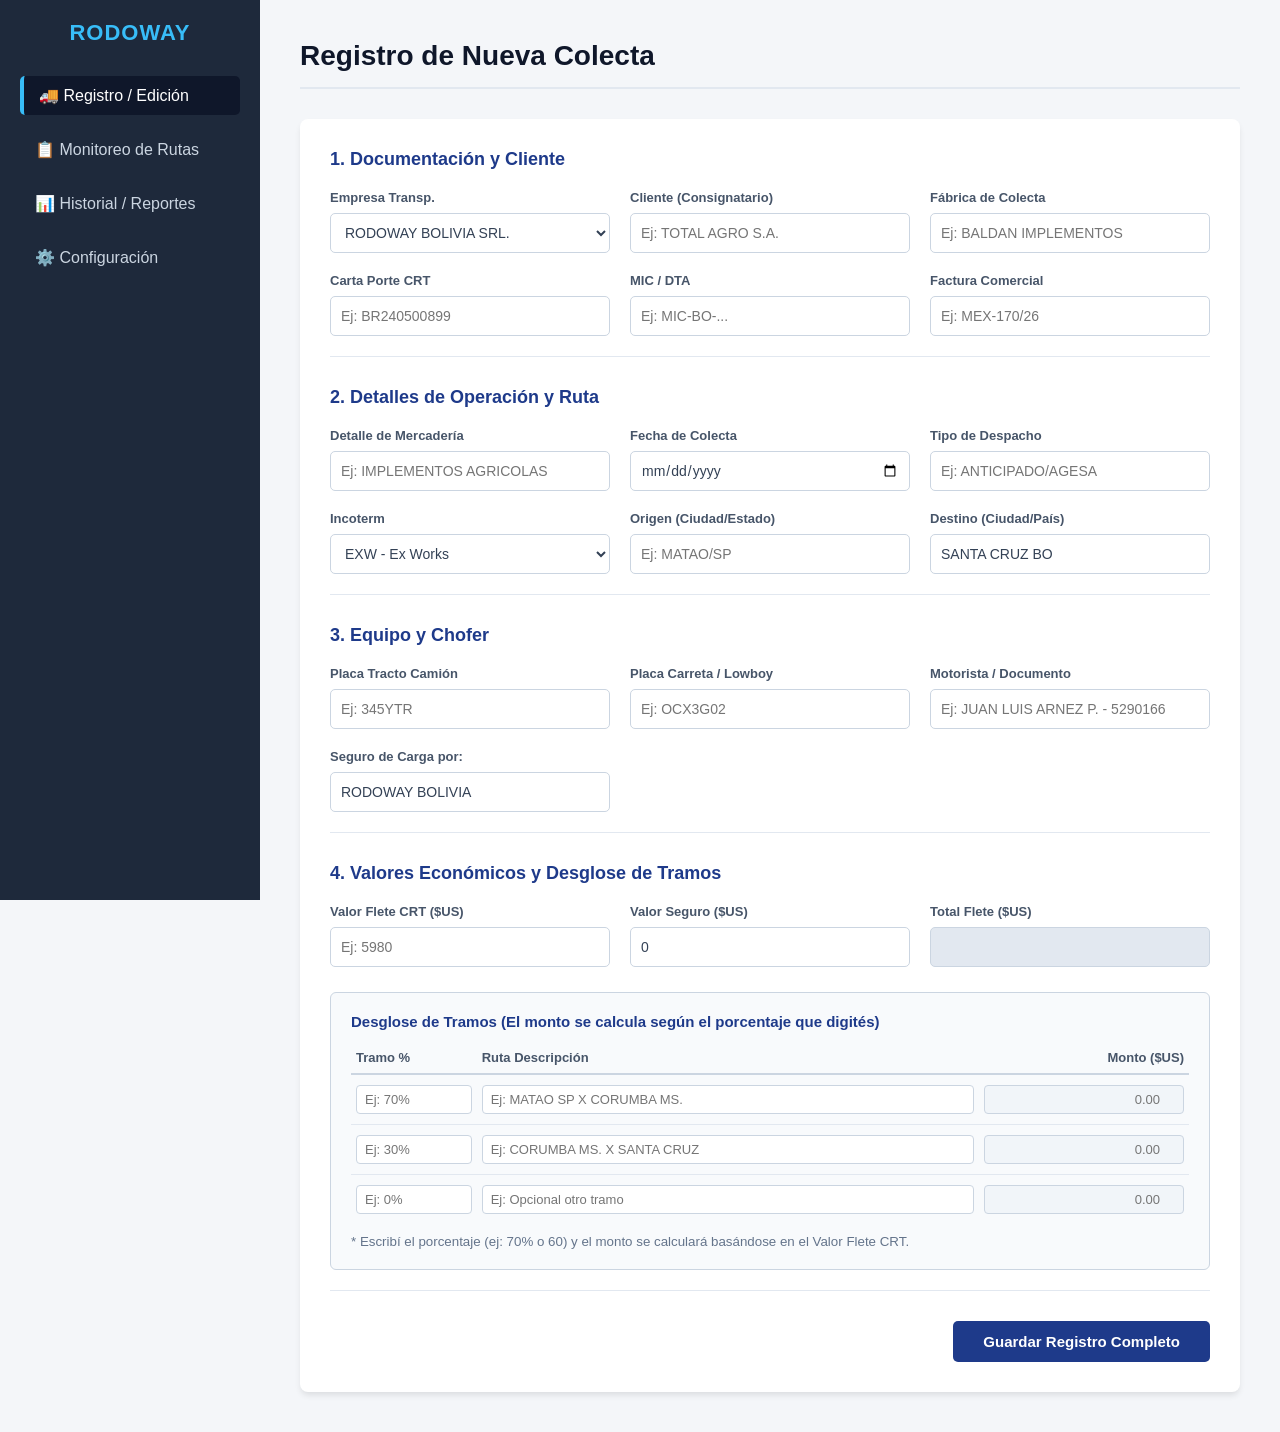
<file: html/index.html>
<!DOCTYPE html>
<html lang="es">
<head>
    <meta charset="UTF-8">
    <meta name="viewport" content="width=device-width, initial-scale=1.0">
    <title>RODOWAY - Registro de Carga</title>
    <link rel="stylesheet" href="/css/main.css">
</head>
<body>

    <!-- Menú Lateral Izquierdo -->
    <div class="sidebar">
        <h2>RODOWAY</h2>
        <ul>
            <li><a href="/html/index.html" class="active">🚚 Registro / Edición</a></li>
            <li><a href="/html/monitoreo.html">📋 Monitoreo de Rutas</a></li>
            <li><a href="/html/historial.html">📊 Historial / Reportes</a></li>
            <li><a href="#">⚙️ Configuración</a></li>
        </ul>
    </div>

    <div class="main-content">
        <div class="header">
            <h1>Registro de Nueva Colecta</h1>
        </div>

        <form id="logisticsForm" class="form-container">
            
            <div class="form-section">
                <h3>1. Documentación y Cliente</h3>
                <div class="form-grid">
                    <div class="form-group">
                        <label for="empresa">Empresa Transp.</label>
                        <select id="empresa" class="form-select">
                            <option value="RODOWAY BOLIVIA SRL." selected>RODOWAY BOLIVIA SRL.</option>
                            <option value="TRANSPORTE RODOWAY LTDA.">TRANSPORTE RODOWAY LTDA.</option>
                        </select>
                    </div>
                    <div class="form-group">
                        <label for="cliente">Cliente (Consignatario)</label>
                        <input type="text" id="cliente" placeholder="Ej: TOTAL AGRO S.A." required>
                    </div>
                    <div class="form-group">
                        <label for="fabrica">Fábrica de Colecta</label>
                        <input type="text" id="fabrica" placeholder="Ej: BALDAN IMPLEMENTOS" required>
                    </div>
                    <div class="form-group">
                        <label for="crtReporte">Carta Porte CRT</label>
                        <input type="text" id="crtReporte" placeholder="Ej: BR240500899">
                    </div>
                    <div class="form-group">
                        <label for="micDta">MIC / DTA</label>
                        <input type="text" id="micDta" placeholder="Ej: MIC-BO-...">
                    </div>
                    <div class="form-group">
                        <label for="facturaComercial">Factura Comercial</label>
                        <input type="text" id="facturaComercial" placeholder="Ej: MEX-170/26">
                    </div>
                </div>
            </div>

            <div class="form-section">
                <h3>2. Detalles de Operación y Ruta</h3>
                <div class="form-grid">
                    <div class="form-group">
                        <label for="detalle">Detalle de Mercadería</label>
                        <input type="text" id="detalle" placeholder="Ej: IMPLEMENTOS AGRICOLAS" required>
                    </div>
                    <div class="form-group">
                        <label for="fechaColecta">Fecha de Colecta</label>
                        <input type="date" id="fechaColecta" required>
                    </div>
                    <div class="form-group">
                        <label for="tipoDespacho">Tipo de Despacho</label>
                        <input type="text" id="tipoDespacho" placeholder="Ej: ANTICIPADO/AGESA">
                    </div>
                    <div class="form-group">
                        <label for="incoterms">Incoterm</label>
                        <select id="incoterms" class="form-select">
                            <option value="EXW" selected>EXW - Ex Works</option>
                            <option value="FCA">FCA - Free Carrier</option>
                            <option value="CPT">CPT - Carriage Paid To</option>
                            <option value="CIP">CIP - Carriage and Insurance Paid To</option>
                            <option value="DAP">DAP - Delivered At Place</option>
                            <option value="DPU">DPU - Delivered At Place Unloaded</option>
                            <option value="DDP">DDP - Delivered Duty Paid</option>
                            <option value="FOB">FOB - Free On Board</option>
                            <option value="CFR">CFR - Cost and Freight</option>
                            <option value="CIF">CIF - Cost, Insurance and Freight</option>
                        </select>
                    </div>
                    <div class="form-group">
                        <label for="origen">Origen (Ciudad/Estado)</label>
                        <input type="text" id="origen" placeholder="Ej: MATAO/SP" required>
                    </div>
                    <div class="form-group">
                        <label for="destino">Destino (Ciudad/País)</label>
                        <input type="text" id="destino" value="SANTA CRUZ BO" required>
                    </div>
                </div>
            </div>

            <div class="form-section">
                <h3>3. Equipo y Chofer</h3>
                <div class="form-grid">
                    <div class="form-group">
                        <label for="tractoCamion">Placa Tracto Camión</label>
                        <input type="text" id="tractoCamion" placeholder="Ej: 345YTR" required>
                    </div>
                    <div class="form-group">
                        <label for="placaCarreta">Placa Carreta / Lowboy</label>
                        <input type="text" id="placaCarreta" placeholder="Ej: OCX3G02">
                    </div>
                    <div class="form-group">
                        <label for="motorista">Motorista / Documento</label>
                        <input type="text" id="motorista" placeholder="Ej: JUAN LUIS ARNEZ P. - 5290166" required>
                    </div>
                    <div class="form-group">
                        <label for="seguroPor">Seguro de Carga por:</label>
                        <input type="text" id="seguroPor" value="RODOWAY BOLIVIA">
                    </div>
                </div>
            </div>

            <div class="form-section">
                <h3>4. Valores Económicos y Desglose de Tramos</h3>
                <div class="form-grid">
                    <div class="form-group">
                        <label for="valorFleteCrt">Valor Flete CRT ($US)</label>
                        <input type="number" step="0.01" id="valorFleteCrt" placeholder="Ej: 5980" required>
                    </div>
                    <div class="form-group">
                        <label for="valorSeguro">Valor Seguro ($US)</label>
                        <input type="number" step="0.01" id="valorSeguro" placeholder="Ej: 150" value="0">
                    </div>
                    <div class="form-group">
                        <label for="totalFlete">Total Flete ($US)</label>
                        <input type="number" step="0.01" id="totalFlete" readonly class="input-total-destacado">
                    </div>
                </div>

                <div class="contenedor-tramos">
                    <h4>Desglose de Tramos (El monto se calcula según el porcentaje que digités)</h4>
                    <table class="tabla-tramos">
                        <thead>
                            <tr>
                                <th style="width: 15%;">Tramo %</th>
                                <th style="width: 60%;">Ruta Descripción</th>
                                <th style="width: 25%; text-align: right;">Monto ($US)</th>
                            </tr>
                        </thead>
                        <tbody>
                            <tr>
                                <td>
                                    <input type="text" id="pctTramo1" placeholder="Ej: 70%" class="input-tabla-tramo">
                                </td>
                                <td>
                                    <input type="text" id="descTramo1" placeholder="Ej: MATAO SP X CORUMBA MS." class="input-tabla-tramo">
                                </td>
                                <td>
                                    <input type="number" step="0.01" id="montoTramo1" placeholder="0.00" class="input-tabla-tramo text-derecha" readonly style="background-color: #f1f5f9;">
                                </td>
                            </tr>
                            <tr>
                                <td>
                                    <input type="text" id="pctTramo2" placeholder="Ej: 30%" class="input-tabla-tramo">
                                </td>
                                <td>
                                    <input type="text" id="descTramo2" placeholder="Ej: CORUMBA MS. X SANTA CRUZ" class="input-tabla-tramo">
                                </td>
                                <td>
                                    <input type="number" step="0.01" id="montoTramo2" placeholder="0.00" class="input-tabla-tramo text-derecha" readonly style="background-color: #f1f5f9;">
                                </td>
                            </tr>
                            <tr>
                                <td>
                                    <input type="text" id="pctTramo3" placeholder="Ej: 0%" class="input-tabla-tramo">
                                </td>
                                <td>
                                    <input type="text" id="descTramo3" placeholder="Ej: Opcional otro tramo" class="input-tabla-tramo">
                                </td>
                                <td>
                                    <input type="number" step="0.01" id="montoTramo3" placeholder="0.00" class="input-tabla-tramo text-derecha" readonly style="background-color: #f1f5f9;">
                                </td>
                            </tr>
                        </tbody>
                    </table>
                    <small style="color: #64748b; display: block; margin-top: 10px;">* Escribí el porcentaje (ej: 70% o 60) y el monto se calculará basándose en el Valor Flete CRT.</small>
                </div>
            </div>

            <div class="form-actions">
                <button type="submit" class="btn-guardar">Guardar Registro Completo</button>
            </div>
        </form>
    </div>

    <script src="/java/main.js"></script>
</body>
</html>
</file>
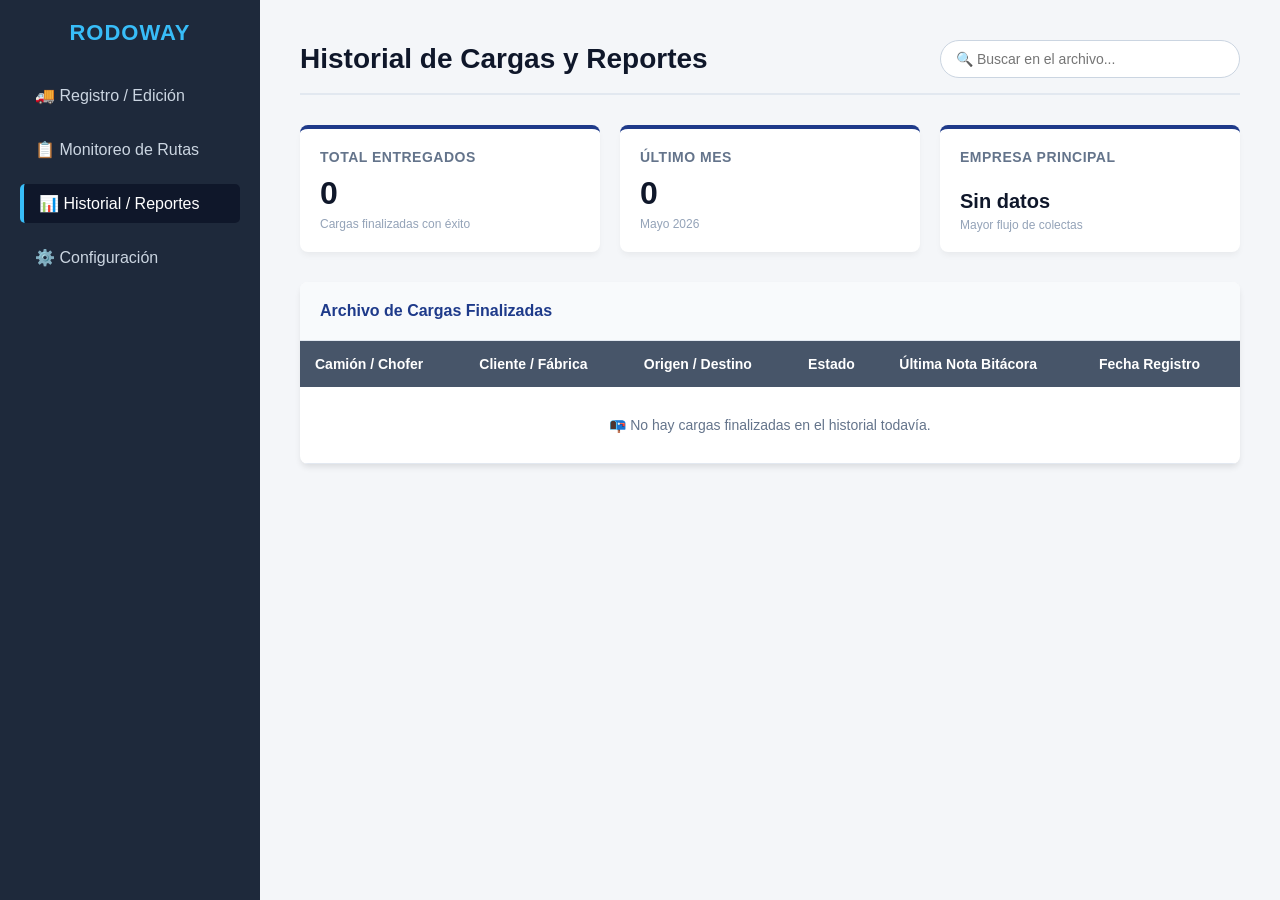
<file: html/historial.html>
<!DOCTYPE html>
<html lang="es">
<head>
    <meta charset="UTF-8">
    <meta name="viewport" content="width=device-width, initial-scale=1.0">
    <title>RODOWAY - Historial y Reportes</title>
    <link rel="stylesheet" href="/css/historial.css">
</head>
<body>

    <div class="sidebar">
        <h2>RODOWAY</h2>
        <ul>
            <li><a href="/html/index.html">🚚 Registro / Edición</a></li>
            <li><a href="/html/monitoreo.html">📋 Monitoreo de Rutas</a></li>
            <li><a href="/html/historial.html" class="active">📊 Historial / Reportes</a></li>
            <li><a href="#">⚙️ Configuración</a></li>
        </ul>
    </div>

    <div class="main-content">
        <div class="header">
            <h1>Historial de Cargas y Reportes</h1>
            <div class="search-box">
                <input type="text" id="searchHistorial" placeholder="🔍 Buscar en el archivo...">
            </div>
        </div>

        <div class="reporting-cards">
            <div class="card">
                <h3>Total Entregados</h3>
                <p id="totalEntregados">0</p>
                <span class="card-sub">Cargas finalizadas con éxito</span>
            </div>
            <div class="card">
                <h3>Último Mes</h3>
                <p id="entregadosMes">0</p>
                <span class="card-sub">Mayo 2026</span>
            </div>
            <div class="card">
                <h3>Empresa Principal</h3>
                <p id="clienteTop" style="font-size: 20px; padding-top: 15px;">---</p>
                <span class="card-sub">Mayor flujo de colectas</span>
            </div>
        </div>

        <div class="table-container">
            <div class="table-title">Archivo de Cargas Finalizadas</div>
            <table class="history-table" id="tablaHistorial">
                <thead>
                    <tr>
                        <th>Camión / Chofer</th>
                        <th>Cliente / Fábrica</th>
                        <th>Origen / Destino</th>
                        <th>Estado</th>
                        <th>Última Nota Bitácora</th>
                        <th>Fecha Registro</th>
                    </tr>
                </thead>
                <tbody>
                    </tbody>
            </table>
        </div>
    </div>

    <script src="../java/historial.js"></script>
    <script>
        // Pequeño ajuste para que el buscador apunte a la barra de esta pantalla
        document.addEventListener("DOMContentLoaded", () => {
            const barra = document.getElementById("searchHistorial");
            if(barra) {
                barra.id = "searchTrack"; // Engañamos un ratito al buscador.js para reutilizarlo
            }
        });
    </script>
    <script src="../java/buscador.js"></script>
</body>
</html>
</file>
<file: css/main.css>
/* ==========================================================================
   ESTILOS BASE Y CONFIGURACIÓN GENERAL (RODOWAY)
   ========================================================================== */
* {
    margin: 0;
    padding: 0;
    box-sizing: border-box;
    font-family: 'Segoe UI', Tahoma, Geneva, Verdana, sans-serif;
}

body {
    background-color: #f4f6f9;
    color: #333;
    display: flex;
}

/* Menú Lateral Izquierdo */
.sidebar {
    width: 260px;
    height: 100vh;
    background-color: #1e293b;
    color: #fff;
    position: fixed;
    padding: 20px;
}

.sidebar h2 {
    text-align: center;
    margin-bottom: 30px;
    font-size: 22px;
    letter-spacing: 1px;
    color: #38bdf8;
}

.sidebar ul {
    list-style: none;
}

.sidebar ul li {
    margin-bottom: 15px;
}

.sidebar ul li a {
    color: #cbd5e1;
    text-decoration: none;
    display: block;
    padding: 10px 15px;
    border-radius: 5px;
    transition: 0.3s;
}

.sidebar ul li a.active, .sidebar ul li a:hover {
    background-color: #0f172a;
    color: #fff;
    border-left: 4px solid #38bdf8;
}

/* Contenido Principal de la Pantalla */
.main-content {
    margin-left: 260px;
    padding: 40px;
    width: calc(100% - 260px);
}

.header {
    margin-bottom: 30px;
    border-bottom: 2px solid #e2e8f0;
    padding-bottom: 15px;
}

.header h1 {
    color: #0f172a;
    font-size: 28px;
}

/* ==========================================================================
   FORMULARIOS Y CAMPOS DE ENTRADA
   ========================================================================== */
.form-container {
    background-color: #fff;
    padding: 30px;
    border-radius: 8px;
    box-shadow: 0 4px 6px -1px rgba(0, 0, 0, 0.1);
}

.form-section {
    margin-bottom: 30px;
    border-bottom: 1px solid #e2e8f0;
    padding-bottom: 20px;
}

.form-section:last-of-type {
    border-bottom: none;
}

.form-section h3 {
    color: #1e3a8a;
    font-size: 18px;
    margin-bottom: 20px;
}

/* Grilla para acomodar los inputs ordenados */
.form-grid {
    display: grid;
    grid-template-columns: repeat(auto-fit, minmax(220px, 1fr));
    gap: 20px;
}

.form-group {
    display: flex;
    flex-direction: column;
}

.form-group label {
    font-size: 13px;
    font-weight: 600;
    color: #475569;
    margin-bottom: 8px;
}

.form-group input {
    padding: 10px;
    border: 1px solid #cbd5e1;
    border-radius: 5px;
    font-size: 14px;
    color: #334155;
    outline: none;
    transition: 0.2s;
    height: 40px;
}

.form-group input:focus {
    border-color: #1e3a8a;
    box-shadow: 0 0 0 2px rgba(30, 58, 138, 0.1);
}

/* Selectores Desplegables Modernos */
.form-select {
    width: 100%;
    height: 40px;
    padding: 10px;
    border: 1px solid #cbd5e1;
    border-radius: 5px;
    background-color: #ffffff;
    font-size: 14px;
    color: #334155;
    outline: none;
    transition: border-color 0.2s ease;
}

.form-select:focus {
    border-color: #1e3a8a;
}

/* Input gris bloqueado para el Total de Flete */
.input-total-destacado {
    background-color: #e2e8f0 !important;
    font-weight: bold;
    color: #0f172a;
}

/* ==========================================================================
   TABLA DE CÁLCULO DE TRAMOS AUTOMÁTICOS
   ========================================================================== */
.contenedor-tramos {
    margin-top: 25px;
    background-color: #f8fafc;
    padding: 20px;
    border-radius: 6px;
    border: 1px solid #cbd5e1;
}

.contenedor-tramos h4 {
    margin-top: 0;
    margin-bottom: 12px;
    color: #1e3a8a;
    font-size: 15px;
    font-weight: 600;
}

.tabla-tramos {
    width: 100%;
    border-collapse: collapse;
    font-size: 13px;
    text-align: left;
}

.tabla-tramos tr {
    border-bottom: 1px solid #e2e8f0;
}

.tabla-tramos thead tr {
    border-bottom: 2px solid #cbd5e1;
}

.tabla-tramos tbody tr:last-child {
    border-bottom: none;
}

.tabla-tramos th {
    padding: 8px 5px;
    color: #475569;
    font-weight: 600;
}

.tabla-tramos td {
    padding: 10px 5px;
    color: #334155;
}

.text-derecha {
    text-align: right;
}

.monto-resaltado {
    font-weight: bold;
    color: #0f172a;
}

/* ==========================================================================
   BOTONES DE ACCIÓN
   ========================================================================== */
.form-actions {
    display: flex;
    justify-content: flex-end;
    margin-top: 10px;
}

.btn-guardar {
    background-color: #1e3a8a;
    color: white;
    border: none;
    padding: 12px 30px;
    border-radius: 5px;
    font-size: 15px;
    font-weight: bold;
    cursor: pointer;
    transition: 0.2s;
}

.btn-guardar:hover {
    background-color: #1e293b;
}

/* Estilos para los campos de texto dentro de la tabla de tramos */
.input-tabla-tramo {
    width: 100%;
    padding: 6px 8px;
    border: 1px solid #cbd5e1;
    border-radius: 4px;
    font-size: 13px;
    color: #334155;
    outline: none;
    background-color: #ffffff;
    transition: all 0.2s ease;
}

.input-tabla-tramo:focus {
    border-color: #1e3a8a;
    background-color: #fff;
    box-shadow: 0 0 0 1px rgba(30, 58, 138, 0.1);
}
</file>
<file: css/historial.css>
* {
    margin: 0;
    padding: 0;
    box-sizing: border-box;
    font-family: 'Segoe UI', Tahoma, Geneva, Verdana, sans-serif;
}

body {
    background-color: #f4f6f9;
    color: #333;
    display: flex;
}

/* Menú Lateral */
.sidebar {
    width: 260px;
    height: 100vh;
    background-color: #1e293b;
    color: #fff;
    position: fixed;
    padding: 20px;
}

.sidebar h2 {
    text-align: center;
    margin-bottom: 30px;
    font-size: 22px;
    letter-spacing: 1px;
    color: #38bdf8;
}

.sidebar ul {
    list-style: none;
}

.sidebar ul li {
    margin-bottom: 15px;
}

.sidebar ul li a {
    color: #cbd5e1;
    text-decoration: none;
    display: block;
    padding: 10px 15px;
    border-radius: 5px;
    transition: 0.3s;
}

.sidebar ul li a.active, .sidebar ul li a:hover {
    background-color: #0f172a;
    color: #fff;
    border-left: 4px solid #38bdf8;
}

/* Contenido Principal */
.main-content {
    margin-left: 260px;
    padding: 40px;
    width: calc(100% - 260px);
}

.header {
    margin-bottom: 30px;
    border-bottom: 2px solid #e2e8f0;
    padding-bottom: 15px;
    display: flex;
    justify-content: space-between;
    align-items: center;
}

.header h1 {
    color: #0f172a;
    font-size: 28px;
}

.search-box input {
    padding: 10px 15px;
    width: 300px;
    border: 1px solid #cbd5e1;
    border-radius: 20px;
    font-size: 14px;
    outline: none;
}

/* Sección de Tarjetas de Reportes (Dashboards) */
.reporting-cards {
    display: grid;
    grid-template-columns: repeat(auto-fit, minmax(220px, 1fr));
    gap: 20px;
    margin-bottom: 30px;
}

.card {
    background-color: #fff;
    padding: 20px;
    border-radius: 8px;
    box-shadow: 0 4px 6px -1px rgba(0, 0, 0, 0.05);
    border-top: 4px solid #1e3a8a;
}

.card h3 {
    font-size: 14px;
    color: #64748b;
    text-transform: uppercase;
    letter-spacing: 0.5px;
}

.card p {
    font-size: 32px;
    font-weight: bold;
    color: #0f172a;
    margin-top: 10px;
}

.card-sub {
    font-size: 12px;
    color: #94a3b8;
    display: block;
    margin-top: 5px;
}

/* Tabla */
.table-container {
    background-color: #fff;
    border-radius: 8px;
    box-shadow: 0 4px 6px -1px rgba(0, 0, 0, 0.1);
    overflow: hidden;
}

.table-title {
    padding: 20px;
    font-size: 16px;
    font-weight: bold;
    color: #1e3a8a;
    border-bottom: 1px solid #e2e8f0;
    background-color: #f8fafc;
}

.history-table {
    width: 100%;
    border-collapse: collapse;
    text-align: left;
    font-size: 14px;
}

.history-table th {
    background-color: #475569;
    color: white;
    padding: 15px;
}

.history-table td {
    padding: 15px;
    border-bottom: 1px solid #e2e8f0;
}

.subtext {
    font-size: 12px;
    color: #64748b;
}

.badge-entregado {
    background-color: #dcfce7;
    color: #15803d;
    padding: 6px 12px;
    border-radius: 20px;
    font-size: 12px;
    font-weight: bold;
    display: inline-block;
}
</file>
